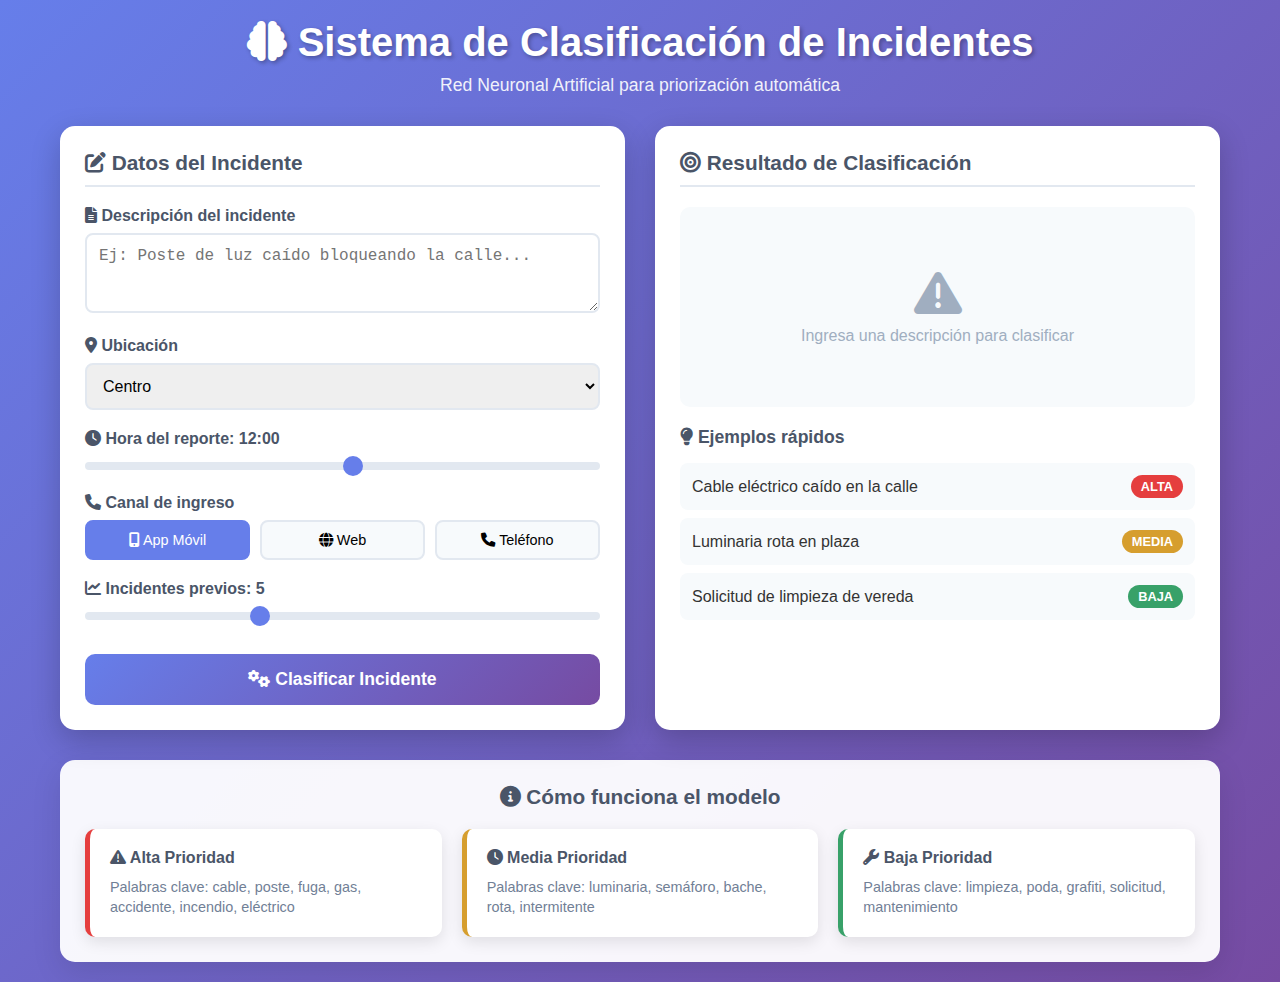
<file: actividad.html>
<!DOCTYPE html>
<html lang="es">
<head>
    <meta charset="UTF-8">
    <meta name="viewport" content="width=device-width, initial-scale=1.0">
    <title>Clasificador de Incidentes - RNA</title>
    <link href="https://cdnjs.cloudflare.com/ajax/libs/font-awesome/6.0.0/css/all.min.css" rel="stylesheet">
    <link rel="stylesheet" href="css/actividad.css">
</head>
<body>
    <div class="container">
        <header>
            <h1><i class="fas fa-brain"></i> Sistema de Clasificación de Incidentes</h1>
            <p>Red Neuronal Artificial para priorización automática</p>
        </header>

        <main class="grid">
            <!-- Panel de Entrada -->
            <section class="input-panel">
                <h2><i class="fas fa-edit"></i> Datos del Incidente</h2>
                
                <div class="form-group">
                    <label for="description">
                        <i class="fas fa-file-text"></i> Descripción del incidente
                    </label>
                    <textarea id="description" placeholder="Ej: Poste de luz caído bloqueando la calle..."></textarea>
                </div>

                <div class="form-group">
                    <label for="location">
                        <i class="fas fa-map-marker-alt"></i> Ubicación
                    </label>
                    <select id="location">
                        <option value="centro">Centro</option>
                        <option value="barrio-norte">Barrio Norte</option>
                        <option value="zona-sur">Zona Sur</option>
                        <option value="barrio-este">Barrio Este</option>
                    </select>
                </div>

                <div class="form-group">
                    <label for="hour">
                        <i class="fas fa-clock"></i> Hora del reporte: <span id="hour-display">12:00</span>
                    </label>
                    <input type="range" id="hour" min="0" max="23" value="12">
                </div>

                <div class="form-group">
                    <label><i class="fas fa-phone"></i> Canal de ingreso</label>
                    <div class="channel-buttons">
                        <button class="channel-btn active" data-channel="app">
                            <i class="fas fa-mobile-alt"></i> App Móvil
                        </button>
                        <button class="channel-btn" data-channel="web">
                            <i class="fas fa-globe"></i> Web
                        </button>
                        <button class="channel-btn" data-channel="telefono">
                            <i class="fas fa-phone"></i> Teléfono
                        </button>
                    </div>
                </div>

                <div class="form-group">
                    <label for="history">
                        <i class="fas fa-chart-line"></i> Incidentes previos: <span id="history-display">5</span>
                    </label>
                    <input type="range" id="history" min="0" max="15" value="5">
                </div>

                <button id="classify-btn" class="classify-btn">
                    <i class="fas fa-cogs"></i> Clasificar Incidente
                </button>
            </section>

            <!-- Panel de Resultado -->
            <section class="result-panel">
                <h2><i class="fas fa-bullseye"></i> Resultado de Clasificación</h2>
                
                <div id="result-container" class="result-container">
                    <div class="waiting-state">
                        <i class="fas fa-exclamation-triangle"></i>
                        <p>Ingresa una descripción para clasificar</p>
                    </div>
                </div>

                <div class="examples">
                    <h3><i class="fas fa-lightbulb"></i> Ejemplos rápidos</h3>
                    <div class="example-item" data-example="Cable eléctrico caído en la calle">
                        <span>Cable eléctrico caído en la calle</span>
                        <span class="priority high">ALTA</span>
                    </div>
                    <div class="example-item" data-example="Luminaria rota en plaza">
                        <span>Luminaria rota en plaza</span>
                        <span class="priority medium">MEDIA</span>
                    </div>
                    <div class="example-item" data-example="Solicitud de limpieza de vereda">
                        <span>Solicitud de limpieza de vereda</span>
                        <span class="priority low">BAJA</span>
                    </div>
                </div>
            </section>
        </main>

        <!-- Información del modelo -->
        <footer class="model-info">
            <h3><i class="fas fa-info-circle"></i> Cómo funciona el modelo</h3>
            <div class="info-grid">
                <div class="info-card high">
                    <h4><i class="fas fa-exclamation-triangle"></i> Alta Prioridad</h4>
                    <p>Palabras clave: cable, poste, fuga, gas, accidente, incendio, eléctrico</p>
                </div>
                <div class="info-card medium">
                    <h4><i class="fas fa-clock"></i> Media Prioridad</h4>
                    <p>Palabras clave: luminaria, semáforo, bache, rota, intermitente</p>
                </div>
                <div class="info-card low">
                    <h4><i class="fas fa-wrench"></i> Baja Prioridad</h4>
                    <p>Palabras clave: limpieza, poda, grafiti, solicitud, mantenimiento</p>
                </div>
            </div>
        </footer>
    </div>

    <script src="js/actividad.js"></script>
</body>
</html>
</file>
<file: css/actividad.css>
/* styles.css */
* {
    margin: 0;
    padding: 0;
    box-sizing: border-box;
}

body {
    font-family: 'Segoe UI', Tahoma, Geneva, Verdana, sans-serif;
    background: linear-gradient(135deg, #667eea 0%, #764ba2 100%);
    min-height: 100vh;
    color: #333;
}

.container {
    max-width: 1200px;
    margin: 0 auto;
    padding: 20px;
}

/* Header */
header {
    text-align: center;
    margin-bottom: 30px;
    color: white;
}

header h1 {
    font-size: 2.5rem;
    margin-bottom: 10px;
    text-shadow: 2px 2px 4px rgba(0,0,0,0.3);
}

header p {
    font-size: 1.1rem;
    opacity: 0.9;
}

/* Layout Grid */
.grid {
    display: grid;
    grid-template-columns: 1fr 1fr;
    gap: 30px;
    margin-bottom: 30px;
}

@media (max-width: 768px) {
    .grid {
        grid-template-columns: 1fr;
    }
}

/* Panels */
.input-panel,
.result-panel {
    background: white;
    border-radius: 15px;
    padding: 25px;
    box-shadow: 0 10px 30px rgba(0,0,0,0.2);
}

.input-panel h2,
.result-panel h2 {
    color: #4a5568;
    margin-bottom: 20px;
    font-size: 1.3rem;
    border-bottom: 2px solid #e2e8f0;
    padding-bottom: 10px;
}

/* Form Elements */
.form-group {
    margin-bottom: 20px;
}

.form-group label {
    display: block;
    margin-bottom: 8px;
    font-weight: 600;
    color: #4a5568;
}

.form-group textarea,
.form-group select {
    width: 100%;
    padding: 12px;
    border: 2px solid #e2e8f0;
    border-radius: 8px;
    font-size: 1rem;
    transition: all 0.3s ease;
}

.form-group textarea:focus,
.form-group select:focus {
    outline: none;
    border-color: #667eea;
    box-shadow: 0 0 0 3px rgba(102, 126, 234, 0.1);
}

.form-group textarea {
    resize: vertical;
    min-height: 80px;
}

/* Range Sliders */
input[type="range"] {
    width: 100%;
    height: 8px;
    border-radius: 5px;
    background: #e2e8f0;
    outline: none;
    -webkit-appearance: none;
}

input[type="range"]::-webkit-slider-thumb {
    -webkit-appearance: none;
    appearance: none;
    width: 20px;
    height: 20px;
    border-radius: 50%;
    background: #667eea;
    cursor: pointer;
}

input[type="range"]::-moz-range-thumb {
    width: 20px;
    height: 20px;
    border-radius: 50%;
    background: #667eea;
    cursor: pointer;
    border: none;
}

/* Channel Buttons */
.channel-buttons {
    display: flex;
    gap: 10px;
    flex-wrap: wrap;
}

.channel-btn {
    flex: 1;
    padding: 10px 15px;
    border: 2px solid #e2e8f0;
    background: #f7fafc;
    border-radius: 8px;
    cursor: pointer;
    transition: all 0.3s ease;
    font-size: 0.9rem;
}

.channel-btn:hover {
    background: #edf2f7;
}

.channel-btn.active {
    background: #667eea;
    color: white;
    border-color: #667eea;
}

/* Classify Button */
.classify-btn {
    width: 100%;
    padding: 15px;
    background: linear-gradient(135deg, #667eea 0%, #764ba2 100%);
    color: white;
    border: none;
    border-radius: 10px;
    font-size: 1.1rem;
    font-weight: 600;
    cursor: pointer;
    transition: all 0.3s ease;
    margin-top: 10px;
}

.classify-btn:hover {
    transform: translateY(-2px);
    box-shadow: 0 5px 15px rgba(102, 126, 234, 0.4);
}

.classify-btn:disabled {
    opacity: 0.6;
    cursor: not-allowed;
    transform: none;
}

/* Result Container */
.result-container {
    min-height: 200px;
    display: flex;
    align-items: center;
    justify-content: center;
    border-radius: 10px;
    background: #f7fafc;
    margin-bottom: 20px;
}

.waiting-state {
    text-align: center;
    color: #a0aec0;
}

.waiting-state i {
    font-size: 3rem;
    margin-bottom: 10px;
}

.processing {
    text-align: center;
}

.spinner {
    width: 50px;
    height: 50px;
    border: 5px solid #e2e8f0;
    border-top: 5px solid #667eea;
    border-radius: 50%;
    animation: spin 1s linear infinite;
    margin: 0 auto 15px;
}

@keyframes spin {
    0% { transform: rotate(0deg); }
    100% { transform: rotate(360deg); }
}

/* Priority Results */
.priority-result {
    text-align: center;
}

.priority-badge {
    display: inline-flex;
    align-items: center;
    gap: 10px;
    padding: 15px 25px;
    border-radius: 25px;
    font-size: 1.3rem;
    font-weight: bold;
    margin-bottom: 20px;
}

.priority-badge.high {
    background: #e53e3e;
    color: white;
}

.priority-badge.medium {
    background: #d69e2e;
    color: white;
}

.priority-badge.low {
    background: #38a169;
    color: white;
}

.confidence-meter {
    background: white;
    border-radius: 10px;
    padding: 15px;
    margin-top: 10px;
}

.confidence-label {
    font-size: 0.9rem;
    color: #4a5568;
    margin-bottom: 10px;
}

.confidence-bar {
    width: 100%;
    height: 12px;
    background: #e2e8f0;
    border-radius: 6px;
    overflow: hidden;
}

.confidence-fill {
    height: 100%;
    background: linear-gradient(90deg, #667eea, #764ba2);
    width: 0%;
    transition: width 1.5s ease;
    border-radius: 6px;
}

.confidence-value {
    font-size: 1.2rem;
    font-weight: bold;
    color: #667eea;
    text-align: center;
    margin-top: 10px;
}

/* Examples */
.examples h3 {
    color: #4a5568;
    margin-bottom: 15px;
    font-size: 1.1rem;
}

.example-item {
    display: flex;
    justify-content: space-between;
    align-items: center;
    padding: 12px;
    background: #f7fafc;
    border-radius: 8px;
    margin-bottom: 8px;
    cursor: pointer;
    transition: all 0.3s ease;
}

.example-item:hover {
    background: #edf2f7;
    transform: translateX(5px);
}

.priority {
    padding: 4px 10px;
    border-radius: 12px;
    font-size: 0.8rem;
    font-weight: bold;
}

.priority.high {
    background: #e53e3e;
    color: white;
}

.priority.medium {
    background: #d69e2e;
    color: white;
}

.priority.low {
    background: #38a169;
    color: white;
}

/* Model Info */
.model-info {
    background: rgba(255, 255, 255, 0.95);
    border-radius: 15px;
    padding: 25px;
    box-shadow: 0 10px 30px rgba(0,0,0,0.1);
}

.model-info h3 {
    color: #4a5568;
    margin-bottom: 20px;
    font-size: 1.3rem;
    text-align: center;
}

.info-grid {
    display: grid;
    grid-template-columns: repeat(auto-fit, minmax(250px, 1fr));
    gap: 20px;
}

.info-card {
    background: white;
    padding: 20px;
    border-radius: 10px;
    box-shadow: 0 5px 15px rgba(0,0,0,0.1);
    border-left: 5px solid;
}

.info-card.high {
    border-left-color: #e53e3e;
}

.info-card.medium {
    border-left-color: #d69e2e;
}

.info-card.low {
    border-left-color: #38a169;
}

.info-card h4 {
    margin-bottom: 10px;
    color: #4a5568;
}

.info-card p {
    color: #718096;
    font-size: 0.9rem;
    line-height: 1.4;
}
</file>
